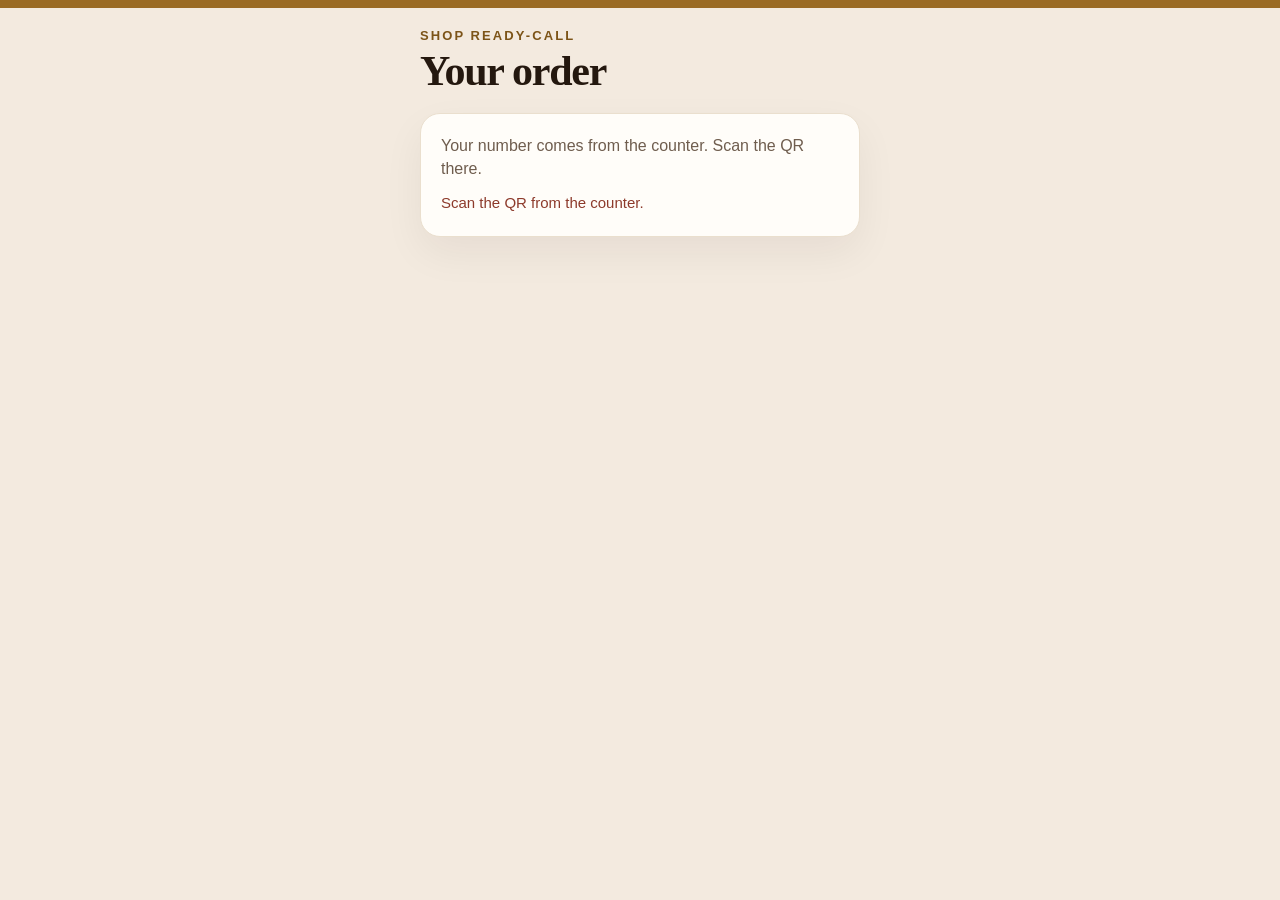
<file: wwwroot/index.html>
<!DOCTYPE html>
<html lang="en">
<head>
  <meta charset="utf-8">
  <meta name="viewport" content="width=device-width, initial-scale=1">
  <meta name="robots" content="noindex">
  <meta name="mobile-web-app-capable" content="yes">
  <meta name="apple-mobile-web-app-capable" content="yes">
  <meta name="apple-mobile-web-app-title" content="Ready Call">
  <title>Your order</title>
  <link rel="stylesheet" href="css/site.css">
  <link rel="manifest" href="manifest.json">
</head>
<body>
  <div class="phone">
    <p class="eyebrow" data-shop-name>Shop Ready-Call</p>
    <h1>Your order</h1>

    <section id="entry" class="card">
      <p class="lead">Your number comes from the counter. Scan the QR there.</p>
      <p id="entry-message" class="message" role="status"></p>
    </section>

    <section id="waiting" class="card stage" hidden>
      <p class="lead">Bill number</p>
      <p id="wait-number" class="digits"></p>
      <p id="clock" class="clock">00:00</p>
      <p id="wait-note" class="lead">The phone rings when the order is ready.</p>
    </section>

    <section id="ready" class="card stage is-ready" hidden>
      <p class="ready-kicker">Ready</p>
      <p id="ready-number" class="digits"></p>
      <p id="ready-line" class="ready-line">Your order is ready. Please come to the counter.</p>
      <button type="button" id="ring" class="review" hidden>I see it</button>
      <a id="review" class="review" hidden target="_blank" rel="noopener">Leave a Google review</a>
    </section>
  </div>
  <audio id="alarm" src="alarm.wav?v=9" playsinline preload="auto"></audio>
  <script src="js/shop-api.js?v=4"></script>
  <script src="js/customer.js?v=19"></script>
</body>
</html>
</file>
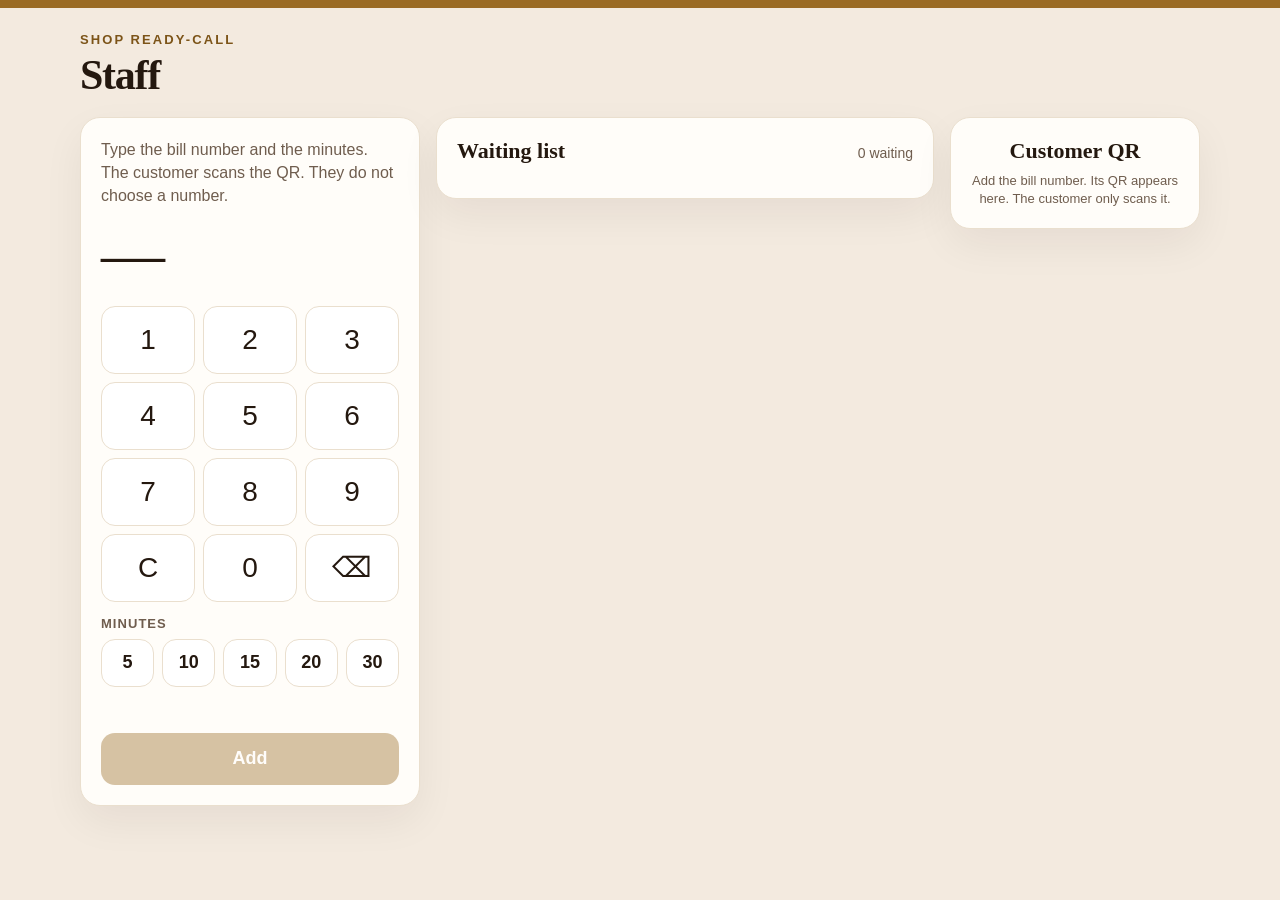
<file: wwwroot/staff.html>
<!DOCTYPE html>
<html lang="en">
<head>
  <meta charset="utf-8">
  <meta name="viewport" content="width=device-width, initial-scale=1">
  <meta name="robots" content="noindex">
  <title>Staff · Shop Ready-Call</title>
  <link rel="stylesheet" href="css/site.css">
</head>
<body>
  <div class="wrap">
    <header class="top">
      <p class="eyebrow" data-shop-name>Shop Ready-Call</p>
      <h1>Staff</h1>
    </header>
    <main class="staff-grid">
      <section class="card pad-card">
        <p class="lead">Type the bill number and the minutes. The customer scans the QR. They do not choose a number.</p>
        <p id="digits" class="digits" aria-live="polite">—</p>
        <div class="keys">
          <button type="button" data-digit="1">1</button>
          <button type="button" data-digit="2">2</button>
          <button type="button" data-digit="3">3</button>
          <button type="button" data-digit="4">4</button>
          <button type="button" data-digit="5">5</button>
          <button type="button" data-digit="6">6</button>
          <button type="button" data-digit="7">7</button>
          <button type="button" data-digit="8">8</button>
          <button type="button" data-digit="9">9</button>
          <button type="button" data-action="clear">C</button>
          <button type="button" data-digit="0">0</button>
          <button type="button" data-action="back" aria-label="Delete">⌫</button>
        </div>
        <p class="minute-label">Minutes</p>
        <div class="minutes" id="minutes">
          <button type="button" data-minutes="5">5</button>
          <button type="button" data-minutes="10">10</button>
          <button type="button" data-minutes="15">15</button>
          <button type="button" data-minutes="20">20</button>
          <button type="button" data-minutes="30">30</button>
        </div>
        <p id="message" class="message" role="status"></p>
        <button type="button" id="add" class="primary" disabled>Add</button>
      </section>

      <section class="card list-card">
        <div class="list-head">
          <h2>Waiting list</h2>
          <p id="count" class="count">0 waiting</p>
        </div>
        <div id="orders" class="orders"></div>
      </section>

      <section class="card qr-card">
        <h2 id="qr-title">Customer QR</h2>
        <img id="qr" hidden width="180" height="180" alt="QR code for this bill number">
        <p id="link" class="link"></p>
        <p id="hint" class="hint">Add the bill number. Its QR appears here. The customer only scans it.</p>
        <button type="button" class="print" hidden onclick="window.print()">Print the QR</button>
      </section>
    </main>
  </div>
  <script src="js/shop-api.js?v=2"></script>
  <script src="js/staff.js?v=3"></script>
</body>
</html>
</file>
<file: wwwroot/css/site.css>
:root {
  color-scheme: light;
  --cream: #f3eadf;
  --paper: #fffdf9;
  --ink: #24180f;
  --muted: #6f5d4e;
  --gold: #9a6b24;
  --gold-deep: #7c5418;
  --line: #eadfce;
  --late: #8d3a2b;
  --shadow: 0 16px 40px rgba(36, 24, 15, 0.06);
}

* { box-sizing: border-box; }

[hidden] { display: none !important; }

body {
  margin: 0;
  min-height: 100vh;
  background:
    linear-gradient(#9a6b24, #9a6b24) top / 100% 8px no-repeat,
    var(--cream);
  color: var(--ink);
  font-family: "Segoe UI", sans-serif;
}

button, a { font: inherit; }

button {
  touch-action: manipulation;
  cursor: pointer;
}

.wrap {
  width: min(1120px, calc(100% - 32px));
  margin: 0 auto;
  padding: 32px 0 48px;
}

.phone {
  width: min(440px, calc(100% - 28px));
  margin: 0 auto;
  padding: 28px 0 48px;
}

.eyebrow {
  margin: 0 0 4px;
  color: var(--gold-deep);
  font-size: 13px;
  font-weight: 700;
  letter-spacing: 0.16em;
  text-transform: uppercase;
}

h1 {
  margin: 0 0 18px;
  font-family: "Palatino Linotype", Palatino, Georgia, serif;
  font-size: 42px;
  font-weight: 600;
  letter-spacing: -0.03em;
}

.lead {
  margin: 0 0 14px;
  color: var(--muted);
  font-size: 16px;
  line-height: 1.45;
}

.staff-grid {
  display: grid;
  grid-template-columns: 340px minmax(0, 1fr) 250px;
  gap: 16px;
  align-items: start;
}

.card {
  background: var(--paper);
  border: 1px solid var(--line);
  border-radius: 20px;
  padding: 20px;
  box-shadow: var(--shadow);
}

.digits, .clock, .ready-kicker {
  font-family: "Palatino Linotype", Palatino, Georgia, serif;
  font-variant-numeric: tabular-nums;
}

.digits {
  min-height: 72px;
  margin: 0 0 12px;
  font-size: 64px;
  line-height: 1;
  letter-spacing: -0.04em;
}

.minute-label {
  margin: 14px 0 8px;
  color: var(--muted);
  font-size: 13px;
  font-weight: 700;
  letter-spacing: 0.08em;
  text-transform: uppercase;
}

.minutes, .keys {
  display: grid;
  gap: 8px;
}

.minutes { grid-template-columns: repeat(5, 1fr); }

.keys { grid-template-columns: repeat(3, 1fr); }

.minutes button, .keys button, .primary, .ready-button, .quiet, .review {
  border-radius: 14px;
}

.minutes button, .keys button {
  border: 1px solid var(--line);
  background: #fff;
  color: var(--ink);
}

.keys button {
  height: 68px;
  font-size: 28px;
}

.minutes button {
  height: 48px;
  font-size: 18px;
  font-weight: 650;
}

.minutes button.is-on {
  border-color: var(--gold);
  background: var(--gold);
  color: white;
}

.primary, .ready-button, .quiet, .review {
  display: inline-flex;
  align-items: center;
  justify-content: center;
  min-height: 52px;
  padding: 0 16px;
  text-decoration: none;
}

.primary {
  width: 100%;
  margin-top: 14px;
  border: 0;
  background: var(--gold);
  color: white;
  font-size: 18px;
  font-weight: 700;
}

.primary:disabled { opacity: 0.4; cursor: default; }

.message {
  min-height: 22px;
  margin: 10px 0 0;
  color: var(--late);
  font-size: 15px;
}

.list-head {
  display: flex;
  justify-content: space-between;
  align-items: baseline;
  gap: 12px;
}

.list-head h2, .qr-card h2 {
  margin: 0;
  font-size: 22px;
  font-family: "Palatino Linotype", Palatino, Georgia, serif;
}

.count {
  margin: 0;
  color: var(--muted);
  font-size: 14px;
}

.orders {
  display: flex;
  flex-direction: column;
  gap: 10px;
  margin-top: 14px;
  max-height: min(68vh, 640px);
  overflow: auto;
}

.order {
  display: grid;
  grid-template-columns: 1fr auto;
  gap: 8px 12px;
  align-items: center;
  padding: 12px;
  border: 1px solid var(--line);
  border-radius: 16px;
}

.order-number {
  margin: 0;
  font-family: "Palatino Linotype", Palatino, Georgia, serif;
  font-size: 36px;
  line-height: 1;
}

.order-meta {
  margin: 4px 0 0;
  color: var(--muted);
  font-size: 14px;
  font-variant-numeric: tabular-nums;
}

.order-meta.is-late { color: var(--late); font-weight: 700; }

.order-actions {
  display: flex;
  flex-direction: column;
  gap: 8px;
}

.ready-button, .quiet { min-width: 118px; }

.ready-button {
  border: 0;
  background: var(--ink);
  color: var(--cream);
  font-weight: 700;
}

.quiet {
  border: 1px solid var(--line);
  background: transparent;
  color: var(--ink);
}

.empty {
  margin: 12px 0 0;
  color: var(--muted);
}

.qr-card { text-align: center; }

.qr-card img {
  width: 180px;
  height: 180px;
  margin: 12px 0;
}

.link {
  margin: 0;
  color: var(--ink);
  font-size: 13px;
  line-height: 1.4;
  word-break: break-all;
}

.hint {
  margin: 8px 0 0;
  color: var(--muted);
  font-size: 13px;
  line-height: 1.4;
}

.print {
  width: 100%;
  margin-top: 12px;
  border: 1px solid var(--line);
  background: transparent;
  color: var(--ink);
  border-radius: 14px;
  min-height: 44px;
}

.stage { text-align: center; }

.clock {
  margin: 0;
  font-size: 84px;
  line-height: 0.95;
  letter-spacing: -0.04em;
}

.is-ready {
  background: var(--ink);
  color: var(--cream);
  border-color: var(--ink);
}

.ready-kicker {
  margin: 0;
  color: #e0b15a;
  font-size: 28px;
  letter-spacing: 0.14em;
  text-transform: uppercase;
}

.is-ready .digits { margin-top: 8px; }

.ready-line {
  margin: 0 0 18px;
  font-size: 18px;
  line-height: 1.45;
}

.review {
  width: 100%;
  border: 1px solid rgba(243, 234, 223, 0.35);
  background: transparent;
  color: var(--cream);
  font-weight: 700;
}

.review + .review { margin-top: 8px; }

@media (max-width: 820px) {
  .staff-grid { grid-template-columns: 1fr; }
  h1 { font-size: 36px; }
}

@media print {
  body { background: white; }
  .wrap { width: auto; padding: 0; }
  .top, .pad-card, .list-card, .print { display: none !important; }
  .staff-grid { display: block; }
  .qr-card {
    border: 0;
    box-shadow: none;
  }
  .qr-card img { width: 280px; height: 280px; }
}
</file>
